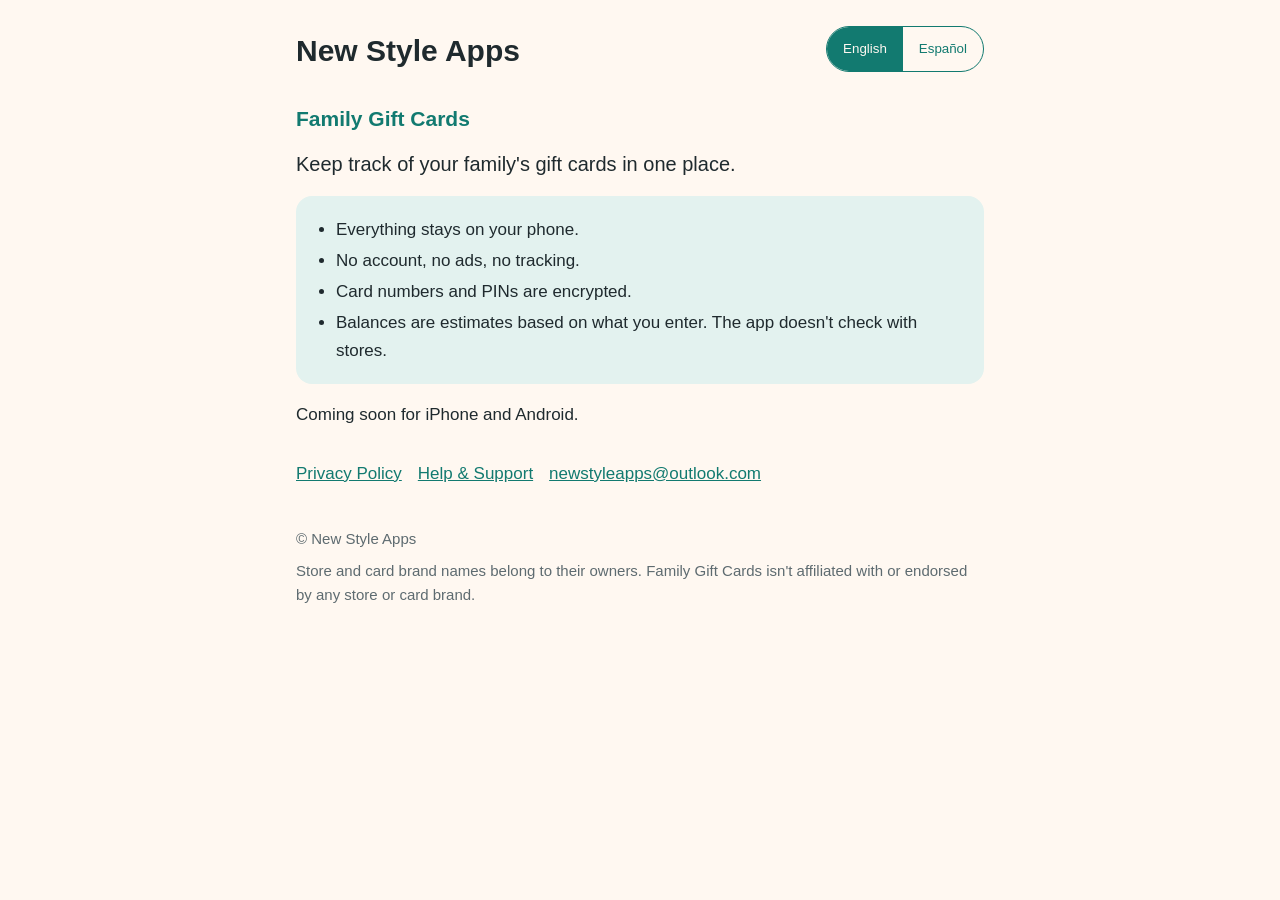
<file: index.html>
<!doctype html>
<html lang="en">
<head>
<meta charset="utf-8">
<meta name="viewport" content="width=device-width, initial-scale=1">
<title>New Style Apps</title>
<meta name="description" content="New Style Apps makes Family Gift Cards, a private way to keep track of your family's gift cards.">
<link rel="stylesheet" href="site.css">
</head>
<body>
<main>
  <header>
    <div>
      <h1>New Style Apps</h1>
    </div>
    <div class="lang" role="group" aria-label="Language / Idioma">
      <button type="button" data-lang="en" aria-pressed="true">English</button>
      <button type="button" data-lang="es" aria-pressed="false">Español</button>
    </div>
  </header>

  <!-- ===================== ENGLISH ===================== -->
  <div class="en">
    <h2>Family Gift Cards</h2>
    <p class="lead">Keep track of your family's gift cards in one place.</p>
    <div class="summary">
      <ul>
        <li>Everything stays on your phone.</li>
        <li>No account, no ads, no tracking.</li>
        <li>Card numbers and PINs are encrypted.</li>
        <li>Balances are estimates based on what you enter. The app doesn't check with stores.</li>
      </ul>
    </div>
    <p>Coming soon for iPhone and Android.</p>
    <nav class="links">
      <a href="privacy/#en">Privacy Policy</a>
      <a href="support/#en">Help &amp; Support</a>
      <a href="mailto:newstyleapps@outlook.com">newstyleapps@outlook.com</a>
    </nav>
  </div>

  <!-- ===================== ESPAÑOL ===================== -->
  <div class="es">
    <h2>Family Gift Cards</h2>
    <p class="lead">Lleva el control de las tarjetas de regalo de tu familia en un solo lugar.</p>
    <div class="summary">
      <ul>
        <li>Todo se queda en tu teléfono.</li>
        <li>Sin cuenta, sin anuncios, sin rastreo.</li>
        <li>Los números de tarjeta y los PIN se cifran.</li>
        <li>Los saldos son estimados según lo que ingresas. La app no consulta con las tiendas.</li>
      </ul>
    </div>
    <p>Próximamente para iPhone y Android.</p>
    <nav class="links">
      <a href="privacy/#es">Política de privacidad</a>
      <a href="support/#es">Ayuda y soporte</a>
      <a href="mailto:newstyleapps@outlook.com">newstyleapps@outlook.com</a>
    </nav>
  </div>

  <footer>
    <p>© New Style Apps</p>
    <p class="en">Store and card brand names belong to their owners. Family Gift Cards isn't affiliated with or endorsed by any store or card brand.</p>
    <p class="es">Los nombres de tiendas y marcas de tarjetas pertenecen a sus dueños. Family Gift Cards no está afiliada ni respaldada por ninguna tienda ni marca de tarjeta.</p>
  </footer>
</main>
<script>
  (function () {
    var buttons = document.querySelectorAll('.lang button');
    function setLang(lang) {
      document.documentElement.lang = lang;
      buttons.forEach(function (b) { b.setAttribute('aria-pressed', String(b.dataset.lang === lang)); });
    }
    buttons.forEach(function (b) {
      b.addEventListener('click', function () {
        setLang(b.dataset.lang);
        history.replaceState(null, '', b.dataset.lang === 'es' ? '#es' : '#en');
      });
    });
    // Spanish via the link (…#es) or the browser's language.
    var wanted = location.hash === '#es' || (location.hash !== '#en' && /^es\b/i.test(navigator.language || '')) ? 'es' : 'en';
    setLang(wanted);
  })();
</script>
</body>
</html>
</file>
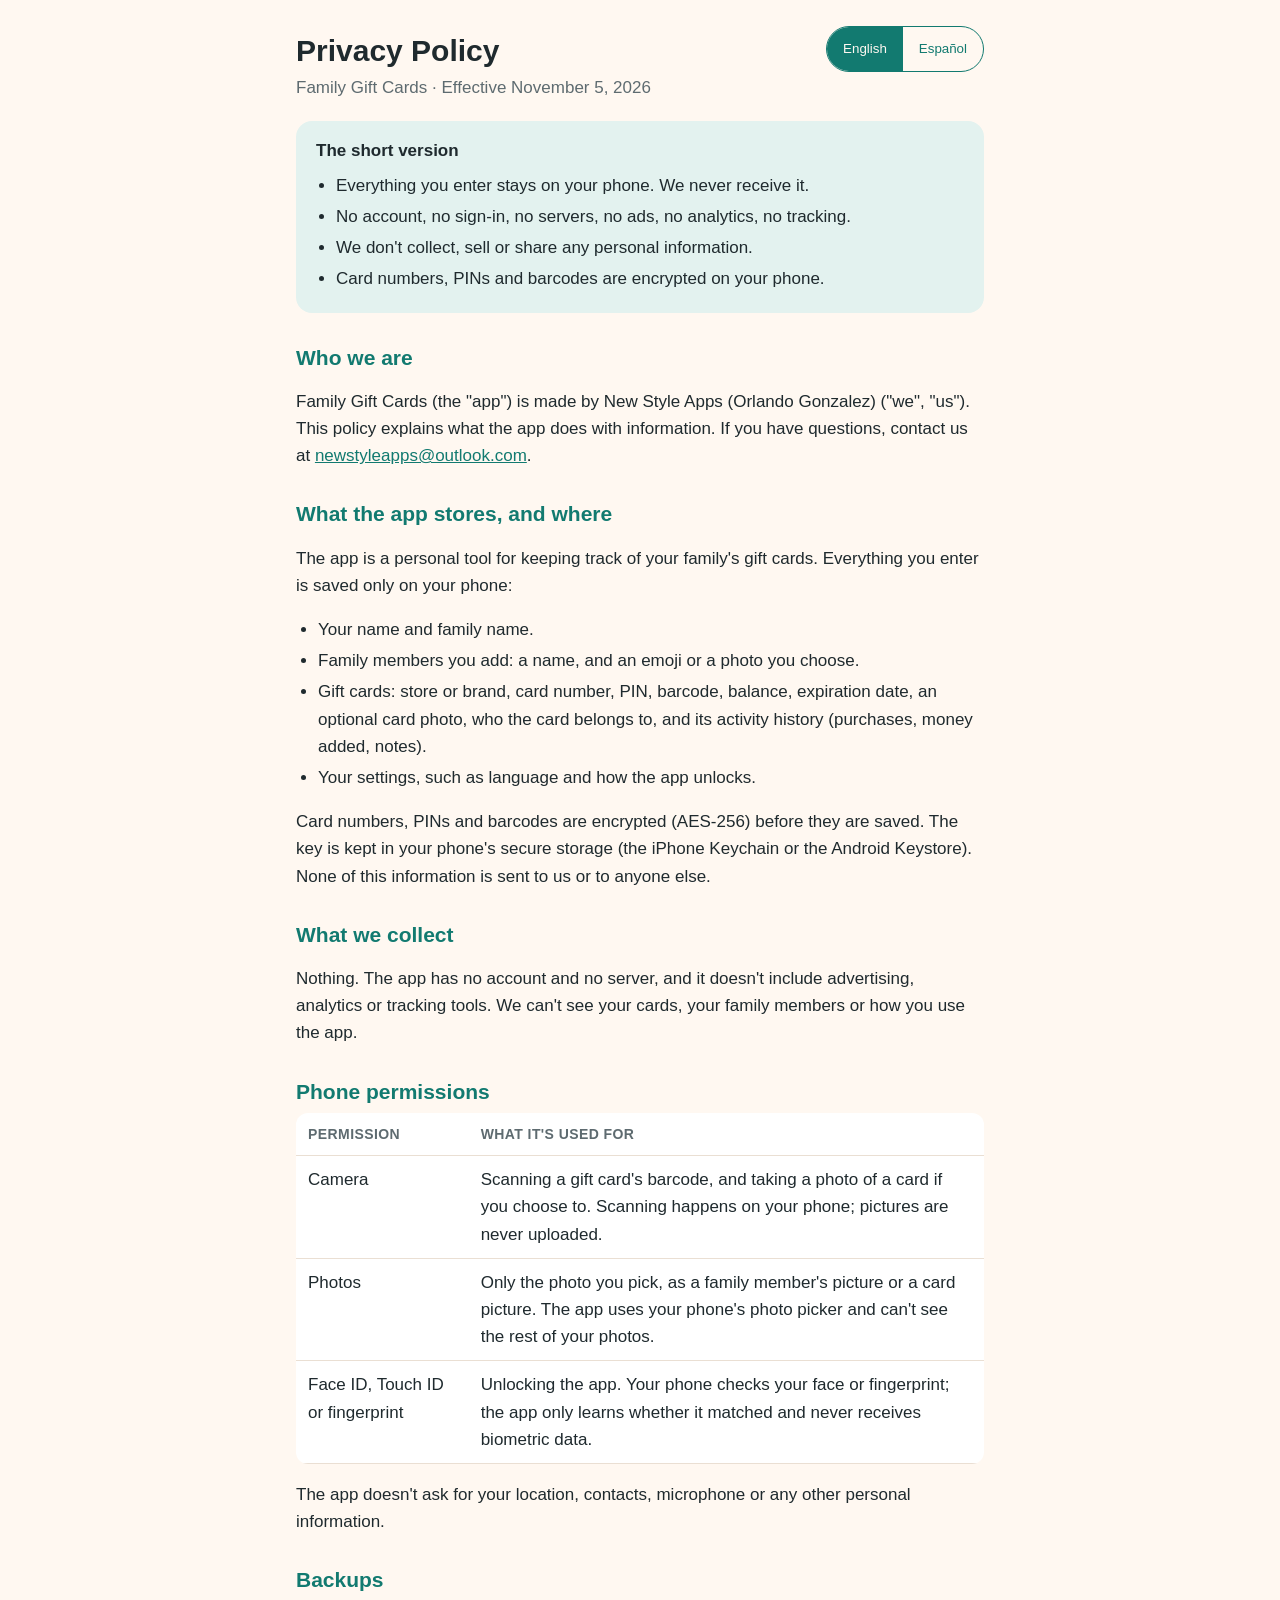
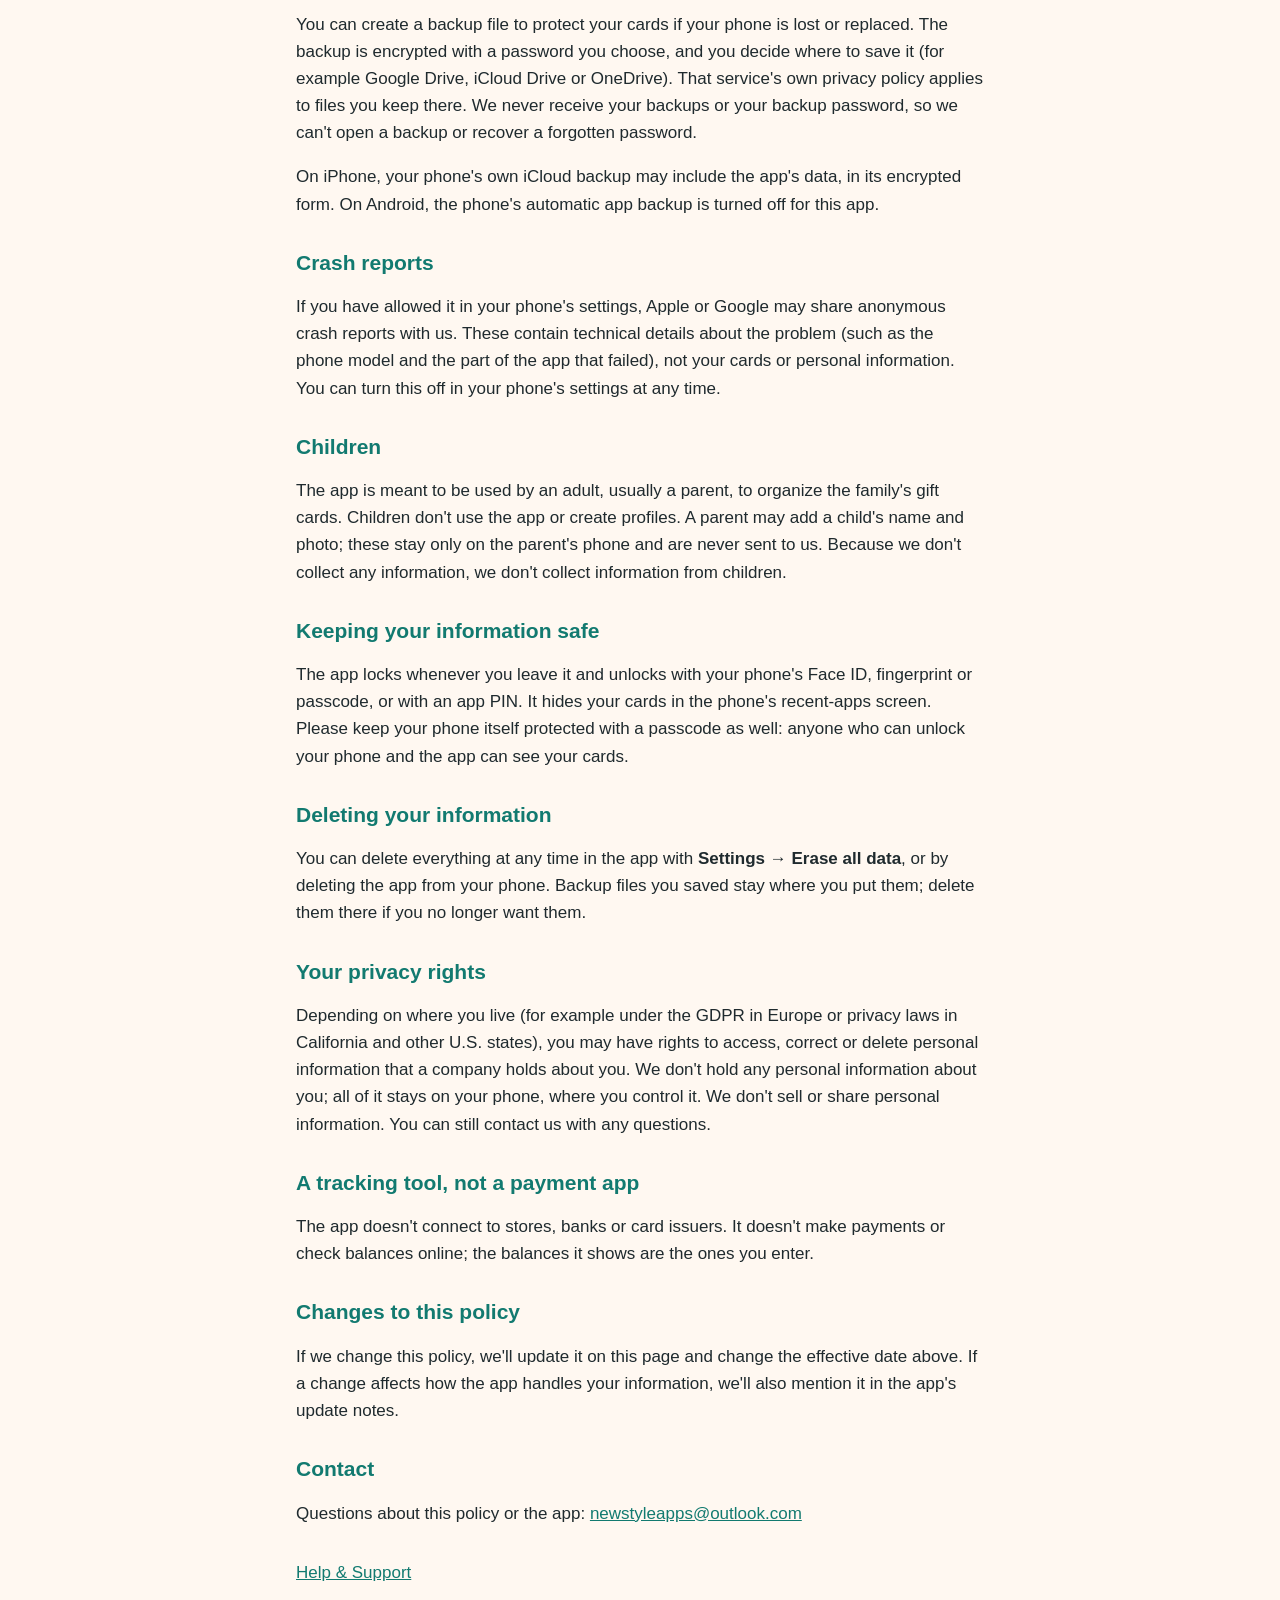
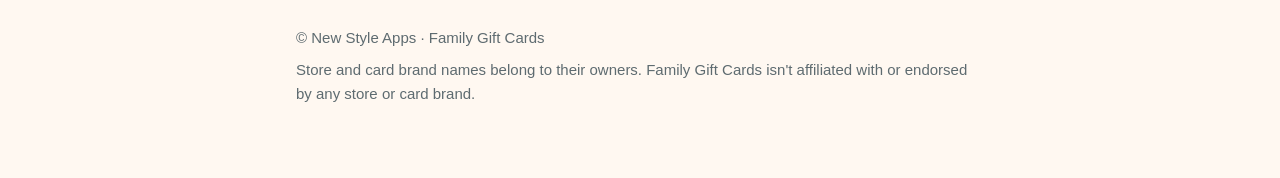
<file: privacy/index.html>
<!doctype html>
<html lang="en">
<head>
<meta charset="utf-8">
<meta name="viewport" content="width=device-width, initial-scale=1">
<title>Family Gift Cards Privacy Policy</title>
<meta name="description" content="Privacy policy for the Family Gift Cards app. Everything stays on your phone.">
<link rel="stylesheet" href="../site.css">
</head>
<body>
<main>
  <header>
    <div>
      <h1><span class="en">Privacy Policy</span><span class="es">Política de privacidad</span></h1>
    </div>
    <div class="lang" role="group" aria-label="Language / Idioma">
      <button type="button" data-lang="en" aria-pressed="true">English</button>
      <button type="button" data-lang="es" aria-pressed="false">Español</button>
    </div>
  </header>

  <!-- ===================== ENGLISH ===================== -->
  <div class="en">
    <p class="updated">Family Gift Cards · Effective November 5, 2026</p>

    <div class="summary">
      <p>The short version</p>
      <ul>
        <li>Everything you enter stays on your phone. We never receive it.</li>
        <li>No account, no sign-in, no servers, no ads, no analytics, no tracking.</li>
        <li>We don't collect, sell or share any personal information.</li>
        <li>Card numbers, PINs and barcodes are encrypted on your phone.</li>
      </ul>
    </div>

    <h2>Who we are</h2>
    <p>Family Gift Cards (the "app") is made by New Style Apps (Orlando Gonzalez) ("we", "us"). This policy explains what the app does with information. If you have questions, contact us at <a href="mailto:newstyleapps@outlook.com">newstyleapps@outlook.com</a>.</p>

    <h2>What the app stores, and where</h2>
    <p>The app is a personal tool for keeping track of your family's gift cards. Everything you enter is saved only on your phone:</p>
    <ul>
      <li>Your name and family name.</li>
      <li>Family members you add: a name, and an emoji or a photo you choose.</li>
      <li>Gift cards: store or brand, card number, PIN, barcode, balance, expiration date, an optional card photo, who the card belongs to, and its activity history (purchases, money added, notes).</li>
      <li>Your settings, such as language and how the app unlocks.</li>
    </ul>
    <p>Card numbers, PINs and barcodes are encrypted (AES-256) before they are saved. The key is kept in your phone's secure storage (the iPhone Keychain or the Android Keystore). None of this information is sent to us or to anyone else.</p>

    <h2>What we collect</h2>
    <p>Nothing. The app has no account and no server, and it doesn't include advertising, analytics or tracking tools. We can't see your cards, your family members or how you use the app.</p>

    <h2>Phone permissions</h2>
    <table>
      <thead><tr><th>Permission</th><th>What it's used for</th></tr></thead>
      <tbody>
        <tr><td>Camera</td><td>Scanning a gift card's barcode, and taking a photo of a card if you choose to. Scanning happens on your phone; pictures are never uploaded.</td></tr>
        <tr><td>Photos</td><td>Only the photo you pick, as a family member's picture or a card picture. The app uses your phone's photo picker and can't see the rest of your photos.</td></tr>
        <tr><td>Face ID, Touch ID or fingerprint</td><td>Unlocking the app. Your phone checks your face or fingerprint; the app only learns whether it matched and never receives biometric data.</td></tr>
      </tbody>
    </table>
    <p>The app doesn't ask for your location, contacts, microphone or any other personal information.</p>

    <h2>Backups</h2>
    <p>You can create a backup file to protect your cards if your phone is lost or replaced. The backup is encrypted with a password you choose, and you decide where to save it (for example Google Drive, iCloud Drive or OneDrive). That service's own privacy policy applies to files you keep there. We never receive your backups or your backup password, so we can't open a backup or recover a forgotten password.</p>
    <p>On iPhone, your phone's own iCloud backup may include the app's data, in its encrypted form. On Android, the phone's automatic app backup is turned off for this app.</p>

    <h2>Crash reports</h2>
    <p>If you have allowed it in your phone's settings, Apple or Google may share anonymous crash reports with us. These contain technical details about the problem (such as the phone model and the part of the app that failed), not your cards or personal information. You can turn this off in your phone's settings at any time.</p>

    <h2>Children</h2>
    <p>The app is meant to be used by an adult, usually a parent, to organize the family's gift cards. Children don't use the app or create profiles. A parent may add a child's name and photo; these stay only on the parent's phone and are never sent to us. Because we don't collect any information, we don't collect information from children.</p>

    <h2>Keeping your information safe</h2>
    <p>The app locks whenever you leave it and unlocks with your phone's Face ID, fingerprint or passcode, or with an app PIN. It hides your cards in the phone's recent-apps screen. Please keep your phone itself protected with a passcode as well: anyone who can unlock your phone and the app can see your cards.</p>

    <h2>Deleting your information</h2>
    <p>You can delete everything at any time in the app with <strong>Settings → Erase all data</strong>, or by deleting the app from your phone. Backup files you saved stay where you put them; delete them there if you no longer want them.</p>

    <h2>Your privacy rights</h2>
    <p>Depending on where you live (for example under the GDPR in Europe or privacy laws in California and other U.S. states), you may have rights to access, correct or delete personal information that a company holds about you. We don't hold any personal information about you; all of it stays on your phone, where you control it. We don't sell or share personal information. You can still contact us with any questions.</p>

    <h2>A tracking tool, not a payment app</h2>
    <p>The app doesn't connect to stores, banks or card issuers. It doesn't make payments or check balances online; the balances it shows are the ones you enter.</p>

    <h2>Changes to this policy</h2>
    <p>If we change this policy, we'll update it on this page and change the effective date above. If a change affects how the app handles your information, we'll also mention it in the app's update notes.</p>

    <h2>Contact</h2>
    <p>Questions about this policy or the app: <a href="mailto:newstyleapps@outlook.com">newstyleapps@outlook.com</a></p>
  </div>

  <!-- ===================== ESPAÑOL ===================== -->
  <div class="es">
    <p class="updated">Family Gift Cards · Vigente desde el 5 de noviembre de 2026</p>

    <div class="summary">
      <p>En pocas palabras</p>
      <ul>
        <li>Todo lo que ingresas se queda en tu teléfono. Nunca lo recibimos.</li>
        <li>Sin cuenta, sin inicio de sesión, sin servidores, sin anuncios, sin estadísticas, sin rastreo.</li>
        <li>No recopilamos, vendemos ni compartimos información personal.</li>
        <li>Los números de tarjeta, PIN y códigos de barras se cifran en tu teléfono.</li>
      </ul>
    </div>

    <h2>Quiénes somos</h2>
    <p>Family Gift Cards (la "app") es creada por New Style Apps (Orlando Gonzalez) ("nosotros"). Esta política explica qué hace la app con la información. Si tienes preguntas, escríbenos a <a href="mailto:newstyleapps@outlook.com">newstyleapps@outlook.com</a>.</p>

    <h2>Qué guarda la app y dónde</h2>
    <p>La app es una herramienta personal para llevar el control de las tarjetas de regalo de tu familia. Todo lo que ingresas se guarda solo en tu teléfono:</p>
    <ul>
      <li>Tu nombre y el apellido de tu familia.</li>
      <li>Los familiares que agregas: un nombre y un emoji o una foto que eliges.</li>
      <li>Tarjetas de regalo: tienda o marca, número de tarjeta, PIN, código de barras, saldo, fecha de vencimiento, una foto opcional de la tarjeta, a quién pertenece y su historial de actividad (compras, dinero agregado, notas).</li>
      <li>Tus ajustes, como el idioma y la forma de desbloquear la app.</li>
    </ul>
    <p>Los números de tarjeta, PIN y códigos de barras se cifran (AES-256) antes de guardarse. La clave se guarda en el almacenamiento seguro de tu teléfono (el Llavero del iPhone o el Android Keystore). Nada de esta información se nos envía a nosotros ni a nadie más.</p>

    <h2>Qué recopilamos</h2>
    <p>Nada. La app no tiene cuenta ni servidor, y no incluye herramientas de publicidad, estadísticas ni rastreo. No podemos ver tus tarjetas, tus familiares ni cómo usas la app.</p>

    <h2>Permisos del teléfono</h2>
    <table>
      <thead><tr><th>Permiso</th><th>Para qué se usa</th></tr></thead>
      <tbody>
        <tr><td>Cámara</td><td>Escanear el código de barras de una tarjeta de regalo y tomar una foto de una tarjeta si así lo decides. El escaneo se hace en tu teléfono; las fotos nunca se suben a internet.</td></tr>
        <tr><td>Fotos</td><td>Solo la foto que eliges, como imagen de un familiar o de una tarjeta. La app usa el selector de fotos de tu teléfono y no puede ver el resto de tus fotos.</td></tr>
        <tr><td>Face ID, Touch ID o huella digital</td><td>Desbloquear la app. Tu teléfono verifica tu rostro o tu huella; la app solo sabe si coincidió y nunca recibe datos biométricos.</td></tr>
      </tbody>
    </table>
    <p>La app no pide tu ubicación, tus contactos, el micrófono ni ninguna otra información personal.</p>

    <h2>Copias de seguridad</h2>
    <p>Puedes crear un archivo de copia de seguridad para proteger tus tarjetas si pierdes o cambias de teléfono. La copia se cifra con una contraseña que tú eliges, y tú decides dónde guardarla (por ejemplo Google Drive, iCloud Drive u OneDrive). A los archivos que guardes allí se les aplica la política de privacidad de ese servicio. Nunca recibimos tus copias ni tu contraseña, así que no podemos abrir una copia ni recuperar una contraseña olvidada.</p>
    <p>En iPhone, la copia de seguridad de iCloud de tu teléfono puede incluir los datos de la app, en su forma cifrada. En Android, la copia automática de apps del teléfono está desactivada para esta app.</p>

    <h2>Informes de fallos</h2>
    <p>Si lo has permitido en los ajustes de tu teléfono, Apple o Google pueden compartir con nosotros informes anónimos de fallos. Contienen detalles técnicos del problema (como el modelo del teléfono y la parte de la app que falló), no tus tarjetas ni tu información personal. Puedes desactivarlo en los ajustes de tu teléfono en cualquier momento.</p>

    <h2>Niños</h2>
    <p>La app está pensada para que la use un adulto, normalmente un padre o una madre, para organizar las tarjetas de regalo de la familia. Los niños no usan la app ni crean perfiles. Un padre o una madre puede agregar el nombre y la foto de un hijo; estos se quedan solo en su teléfono y nunca se nos envían. Como no recopilamos ninguna información, tampoco recopilamos información de niños.</p>

    <h2>Cómo protegemos tu información</h2>
    <p>La app se bloquea cada vez que sales de ella y se desbloquea con Face ID, la huella digital o el código de tu teléfono, o con un PIN de la app. Oculta tus tarjetas en la pantalla de apps recientes. Protege también tu teléfono con un código: cualquier persona que pueda desbloquear tu teléfono y la app puede ver tus tarjetas.</p>

    <h2>Cómo borrar tu información</h2>
    <p>Puedes borrar todo en cualquier momento desde la app con <strong>Ajustes → Borrar todos los datos</strong>, o eliminando la app de tu teléfono. Los archivos de copia de seguridad que guardaste se quedan donde los pusiste; bórralos allí si ya no los quieres.</p>

    <h2>Tus derechos de privacidad</h2>
    <p>Según dónde vivas (por ejemplo, con el RGPD en Europa o las leyes de privacidad de California y otros estados de EE. UU.), puedes tener derecho a acceder, corregir o borrar la información personal que una empresa tenga sobre ti. Nosotros no tenemos ninguna información personal tuya; toda se queda en tu teléfono, donde tú la controlas. No vendemos ni compartimos información personal. Aun así, puedes escribirnos con cualquier pregunta.</p>

    <h2>Una herramienta de control, no una app de pagos</h2>
    <p>La app no se conecta con tiendas, bancos ni emisores de tarjetas. No hace pagos ni consulta saldos por internet; los saldos que muestra son los que tú ingresas.</p>

    <h2>Cambios a esta política</h2>
    <p>Si cambiamos esta política, la actualizaremos en esta página y cambiaremos la fecha de vigencia de arriba. Si un cambio afecta cómo la app maneja tu información, también lo mencionaremos en las notas de actualización de la app.</p>

    <h2>Contacto</h2>
    <p>Preguntas sobre esta política o la app: <a href="mailto:newstyleapps@outlook.com">newstyleapps@outlook.com</a></p>
  </div>

  <nav class="links"><a href="../support/" class="en">Help &amp; Support</a><a href="../support/#es" class="es">Ayuda y soporte</a></nav>
  <footer>
    <p>© New Style Apps · Family Gift Cards</p>
    <p class="en">Store and card brand names belong to their owners. Family Gift Cards isn't affiliated with or endorsed by any store or card brand.</p>
    <p class="es">Los nombres de tiendas y marcas de tarjetas pertenecen a sus dueños. Family Gift Cards no está afiliada ni respaldada por ninguna tienda ni marca de tarjeta.</p>
  </footer>
</main>
<script>
  (function () {
    var buttons = document.querySelectorAll('.lang button');
    function setLang(lang) {
      document.documentElement.lang = lang;
      document.title = lang === 'es' ? 'Family Gift Cards: Política de privacidad' : 'Family Gift Cards Privacy Policy';
      buttons.forEach(function (b) { b.setAttribute('aria-pressed', String(b.dataset.lang === lang)); });
    }
    buttons.forEach(function (b) {
      b.addEventListener('click', function () {
        setLang(b.dataset.lang);
        history.replaceState(null, '', b.dataset.lang === 'es' ? '#es' : '#en');
      });
    });
    // Spanish via the link (…#es) or the browser's language.
    var wanted = location.hash === '#es' || (location.hash !== '#en' && /^es\b/i.test(navigator.language || '')) ? 'es' : 'en';
    setLang(wanted);
  })();
</script>
</body>
</html>
</file>
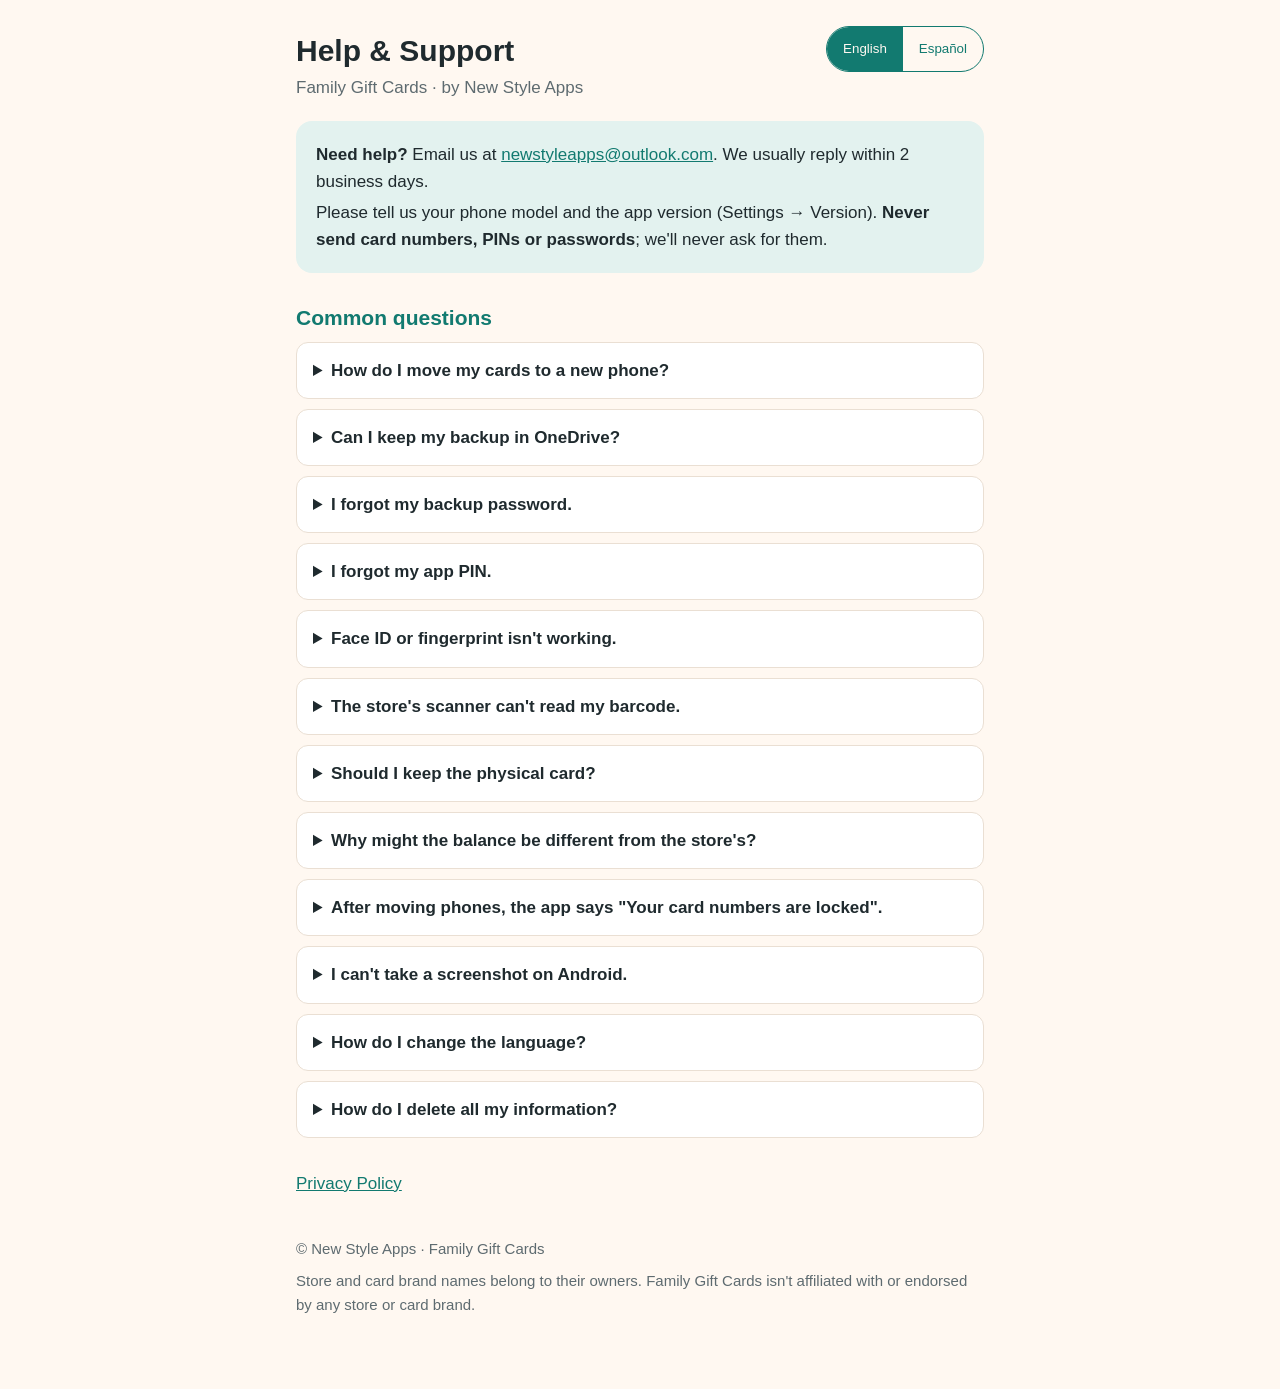
<file: support/index.html>
<!doctype html>
<html lang="en">
<head>
<meta charset="utf-8">
<meta name="viewport" content="width=device-width, initial-scale=1">
<title>Family Gift Cards Support</title>
<meta name="description" content="Help and contact for the Family Gift Cards app.">
<link rel="stylesheet" href="../site.css">
</head>
<body>
<main>
  <header>
    <div>
      <h1><span class="en">Help &amp; Support</span><span class="es">Ayuda y soporte</span></h1>
    </div>
    <div class="lang" role="group" aria-label="Language / Idioma">
      <button type="button" data-lang="en" aria-pressed="true">English</button>
      <button type="button" data-lang="es" aria-pressed="false">Español</button>
    </div>
  </header>

  <!-- ===================== ENGLISH ===================== -->
  <div class="en">
    <p class="updated">Family Gift Cards · by New Style Apps</p>

    <div class="contact">
      <p><strong>Need help?</strong> Email us at <a href="mailto:newstyleapps@outlook.com">newstyleapps@outlook.com</a>. We usually reply within 2 business days.</p>
      <p>Please tell us your phone model and the app version (Settings → Version). <strong>Never send card numbers, PINs or passwords</strong>; we'll never ask for them.</p>
    </div>

    <h2>Common questions</h2>

    <details>
      <summary>How do I move my cards to a new phone?</summary>
      <div>
        <ol>
          <li>On your old phone, go to <strong>Settings → Back up now</strong>, choose a backup password, and save the file to iCloud Drive or Google Drive.</li>
          <li>On the new phone, install Family Gift Cards and tap <strong>Moving from another phone? Restore a backup</strong> on the welcome screen.</li>
          <li>Choose the backup file, enter its password, and set up the lock.</li>
        </ol>
        <p>This works between any phones: iPhone to iPhone, Android to Android, and iPhone to Android or back.</p>
      </div>
    </details>

    <details>
      <summary>Can I keep my backup in OneDrive?</summary>
      <div>
        <p>Yes, but iCloud Drive on iPhone and Google Drive on Android are more reliable. OneDrive isn't available under <strong>Save to a folder</strong>, so use the share menu instead:</p>
        <ul>
          <li><strong>iPhone:</strong> on the Back Up screen, tap <strong>Share instead</strong>, then choose OneDrive (it may be under <strong>More</strong>).</li>
          <li><strong>Android:</strong> tap <strong>Save to Google Drive</strong>, then choose OneDrive in the menu. OneDrive sometimes blocks the save on Android.</li>
        </ul>
        <p>Either way, check that the file is in OneDrive before you tap <strong>Yes, I can see the file</strong>.</p>
        <p>If OneDrive's passcode lock is on, it won't open when you restore on iPhone. Open the file in the OneDrive app, save it to Files, and restore from there.</p>
      </div>
    </details>

    <details>
      <summary>I forgot my backup password.</summary>
      <div>
        <p>For your security, backup passwords can't be recovered, by us or anyone else. If you still have the phone with your cards, simply make a new backup with a new password and keep that password somewhere safe.</p>
      </div>
    </details>

    <details>
      <summary>I forgot my app PIN.</summary>
      <div>
        <p>For your security, the app PIN can't be reset or recovered, by us or anyone else. After several wrong tries the app makes you wait before trying again, so keep trying patiently if you think you remember it.</p>
        <p>If it's truly forgotten, tap <strong>Forgot your PIN?</strong> on the lock screen, then <strong>Erase and restore</strong>. After you type <strong>ERASE</strong> to confirm, the app erases its data on this phone and opens <strong>Restore a backup</strong>. Choose your latest backup file and enter its password. Anything added after that backup will need to be entered again.</p>
        <p>No backup? You can still start over, but your cards can't be brought back.</p>
      </div>
    </details>

    <details>
      <summary>Face ID or fingerprint isn't working.</summary>
      <div>
        <p>If Face ID or your fingerprint doesn't work, your phone offers its passcode instead. If you turned off your phone's screen lock, the app asks you to create an app PIN so your cards stay protected.</p>
      </div>
    </details>

    <details>
      <summary>The store's scanner can't read my barcode.</summary>
      <div>
        <ul>
          <li>Open the card and tap it to show the barcode. The app turns your screen brightness all the way up.</li>
          <li>Hold the phone steady, a few inches from the scanner, and make sure nothing covers the screen.</li>
          <li>If it still doesn't scan, the cashier can type the card number shown under the barcode. If they also need the PIN, tap the hidden PIN below the number to show it.</li>
        </ul>
      </div>
    </details>

    <details>
      <summary>Should I keep the physical card?</summary>
      <div>
        <p>Yes, keep it somewhere safe at home until it's used up. You don't need to carry it, but a store may ask to see it, and you may need it if a card has to be replaced.</p>
      </div>
    </details>

    <details>
      <summary>Why might the balance be different from the store's?</summary>
      <div>
        <p>The balance is an estimate based on what you enter. The app doesn't connect to stores or card issuers, so it can't see purchases you haven't logged, fees, or changes the store makes. After you use a card, open it and add the purchase or tap <strong>Update balance</strong>. The receipt or the store's website shows the exact balance.</p>
      </div>
    </details>

    <details>
      <summary>After moving phones, the app says "Your card numbers are locked".</summary>
      <div>
        <p>This can happen when the app moves to a new phone without its security key (for example with some phone-to-phone transfers). Your balances, family members, activity and photos are safe. Choose one:</p>
        <ul>
          <li><strong>Restore from a backup file</strong> (best): brings back everything, including card numbers.</li>
          <li><strong>Keep my cards without their numbers</strong>: keeps everything else; you can type each number again from the physical card later.</li>
        </ul>
      </div>
    </details>

    <details>
      <summary>I can't take a screenshot on Android.</summary>
      <div>
        <p>On Android, the <strong>Privacy cover</strong> hides your cards in the recent-apps screen, and it also blocks screenshots. To take a screenshot (of a barcode, for example), turn it off in <strong>Settings → Security → Privacy cover</strong>.</p>
      </div>
    </details>

    <details>
      <summary>How do I change the language?</summary>
      <div>
        <p>Go to <strong>Settings → Language</strong> and choose English, Español, or your phone's language.</p>
      </div>
    </details>

    <details>
      <summary>How do I delete all my information?</summary>
      <div>
        <p>Go to <strong>Settings → Erase all data</strong>, or delete the app from your phone. Backup files you saved stay where you put them; delete them there too if you no longer want them.</p>
      </div>
    </details>

    <nav class="links">
      <a href="../privacy/#en">Privacy Policy</a>
    </nav>
  </div>

  <!-- ===================== ESPAÑOL ===================== -->
  <div class="es">
    <p class="updated">Family Gift Cards · de New Style Apps</p>

    <div class="contact">
      <p><strong>¿Necesitas ayuda?</strong> Escríbenos a <a href="mailto:newstyleapps@outlook.com">newstyleapps@outlook.com</a>. Normalmente respondemos en 2 días hábiles.</p>
      <p>Cuéntanos el modelo de tu teléfono y la versión de la app (Ajustes → Versión). <strong>Nunca envíes números de tarjeta, PIN ni contraseñas</strong>; nunca te los pediremos.</p>
    </div>

    <h2>Preguntas frecuentes</h2>

    <details>
      <summary>¿Cómo paso mis tarjetas a un teléfono nuevo?</summary>
      <div>
        <ol>
          <li>En tu teléfono anterior, ve a <strong>Ajustes → Hacer copia ahora</strong>, elige una contraseña para la copia y guarda el archivo en iCloud Drive o Google Drive.</li>
          <li>En el teléfono nuevo, instala Family Gift Cards y toca <strong>¿Vienes de otro teléfono? Restaura una copia de seguridad</strong> en la pantalla de bienvenida.</li>
          <li>Elige el archivo de la copia, escribe su contraseña y configura el bloqueo.</li>
        </ol>
        <p>Funciona entre cualquier teléfono: de iPhone a iPhone, de Android a Android, y de iPhone a Android o al revés.</p>
      </div>
    </details>

    <details>
      <summary>¿Puedo guardar mi copia en OneDrive?</summary>
      <div>
        <p>Sí, pero iCloud Drive en iPhone y Google Drive en Android son más confiables. OneDrive no está disponible en <strong>Guardar en una carpeta</strong>, así que usa el menú de compartir:</p>
        <ul>
          <li><strong>iPhone:</strong> en la pantalla de copia de seguridad, toca <strong>Compartir</strong> y elige OneDrive (puede estar en <strong>Más</strong>).</li>
          <li><strong>Android:</strong> toca <strong>Guardar en Google Drive</strong> y elige OneDrive en el menú. A veces OneDrive bloquea el guardado en Android.</li>
        </ul>
        <p>En ambos casos, comprueba que el archivo esté en OneDrive antes de tocar <strong>Sí, veo el archivo</strong>.</p>
        <p>Si OneDrive tiene activado el bloqueo con código, no se abrirá al restaurar en iPhone. Abre el archivo en la app de OneDrive, guárdalo en Archivos y restaura desde allí.</p>
      </div>
    </details>

    <details>
      <summary>Olvidé la contraseña de mi copia de seguridad.</summary>
      <div>
        <p>Por tu seguridad, las contraseñas de las copias no se pueden recuperar, ni por nosotros ni por nadie. Si todavía tienes el teléfono con tus tarjetas, simplemente haz una copia nueva con una contraseña nueva y guárdala en un lugar seguro.</p>
      </div>
    </details>

    <details>
      <summary>Olvidé el PIN de la app.</summary>
      <div>
        <p>Por tu seguridad, el PIN de la app no se puede restablecer ni recuperar, ni por nosotros ni por nadie. Después de varios intentos fallidos, la app te hace esperar antes de volver a intentarlo, así que ten paciencia si crees que lo recuerdas.</p>
        <p>Si de verdad lo olvidaste, toca <strong>¿Olvidaste tu PIN?</strong> en la pantalla de bloqueo y luego <strong>Borrar y restaurar</strong>. Después de escribir <strong>BORRAR</strong> para confirmar, la app borra sus datos en este teléfono y abre <strong>Restaurar una copia de seguridad</strong>. Elige tu copia más reciente y escribe su contraseña. Lo que hayas agregado después de esa copia tendrás que ingresarlo de nuevo.</p>
        <p>¿No tienes copia? Puedes empezar de nuevo, pero tus tarjetas no se podrán recuperar.</p>
      </div>
    </details>

    <details>
      <summary>Face ID o la huella digital no funcionan.</summary>
      <div>
        <p>Si Face ID o tu huella no funcionan, tu teléfono te ofrece usar su código. Si desactivaste el bloqueo de pantalla del teléfono, la app te pide crear un PIN de la app para que tus tarjetas sigan protegidas.</p>
      </div>
    </details>

    <details>
      <summary>El lector de la tienda no lee mi código de barras.</summary>
      <div>
        <ul>
          <li>Abre la tarjeta y tócala para ver el código de barras. La app sube el brillo de la pantalla al máximo.</li>
          <li>Mantén el teléfono quieto, a unos centímetros del lector, y asegúrate de que nada tape la pantalla.</li>
          <li>Si aun así no lo lee, el cajero puede escribir el número de la tarjeta que aparece debajo del código. Si también necesita el PIN, toca el PIN oculto debajo del número para verlo.</li>
        </ul>
      </div>
    </details>

    <details>
      <summary>¿Debo guardar la tarjeta física?</summary>
      <div>
        <p>Sí, guárdala en un lugar seguro en casa hasta que se use por completo. No necesitas llevarla contigo, pero una tienda podría pedir verla, y podrías necesitarla si hay que reemplazar una tarjeta.</p>
      </div>
    </details>

    <details>
      <summary>¿Por qué el saldo puede ser distinto al de la tienda?</summary>
      <div>
        <p>El saldo es un estimado según lo que ingresas. La app no se conecta con tiendas ni emisores de tarjetas, así que no puede ver compras que no hayas anotado, cargos ni cambios que haga la tienda. Después de usar una tarjeta, ábrela y agrega la compra o toca <strong>Actualizar saldo</strong>. El recibo o el sitio web de la tienda muestran el saldo exacto.</p>
      </div>
    </details>

    <details>
      <summary>Después de cambiar de teléfono, la app dice que los números de mis tarjetas están bloqueados.</summary>
      <div>
        <p>Esto puede pasar cuando la app llega a un teléfono nuevo sin su clave de seguridad (por ejemplo, con algunas transferencias de teléfono a teléfono). Tus saldos, familiares, actividad y fotos están a salvo. Elige una opción:</p>
        <ul>
          <li><strong>Restaurar desde una copia de seguridad</strong> (la mejor): recupera todo, incluidos los números de tarjeta.</li>
          <li><strong>Conservar mis tarjetas sin sus números</strong>: conserva todo lo demás; puedes volver a escribir cada número desde la tarjeta física más tarde.</li>
        </ul>
      </div>
    </details>

    <details>
      <summary>No puedo hacer capturas de pantalla en Android.</summary>
      <div>
        <p>En Android, la <strong>Cubierta de privacidad</strong> oculta tus tarjetas en la pantalla de apps recientes y también bloquea las capturas de pantalla. Para hacer una captura (de un código de barras, por ejemplo), desactívala en <strong>Ajustes → Seguridad → Cubierta de privacidad</strong>.</p>
      </div>
    </details>

    <details>
      <summary>¿Cómo cambio el idioma?</summary>
      <div>
        <p>Ve a <strong>Ajustes → Idioma</strong> y elige English, Español o el idioma de tu teléfono.</p>
      </div>
    </details>

    <details>
      <summary>¿Cómo borro toda mi información?</summary>
      <div>
        <p>Ve a <strong>Ajustes → Borrar todos los datos</strong>, o elimina la app de tu teléfono. Los archivos de copia de seguridad que guardaste se quedan donde los pusiste; bórralos allí también si ya no los quieres.</p>
      </div>
    </details>

    <nav class="links">
      <a href="../privacy/#es">Política de privacidad</a>
    </nav>
  </div>

  <footer>
    <p>© New Style Apps · Family Gift Cards</p>
    <p class="en">Store and card brand names belong to their owners. Family Gift Cards isn't affiliated with or endorsed by any store or card brand.</p>
    <p class="es">Los nombres de tiendas y marcas de tarjetas pertenecen a sus dueños. Family Gift Cards no está afiliada ni respaldada por ninguna tienda ni marca de tarjeta.</p>
  </footer>
</main>
<script>
  (function () {
    var buttons = document.querySelectorAll('.lang button');
    function setLang(lang) {
      document.documentElement.lang = lang;
      document.title = lang === 'es' ? 'Family Gift Cards: Ayuda y soporte' : 'Family Gift Cards Support';
      buttons.forEach(function (b) { b.setAttribute('aria-pressed', String(b.dataset.lang === lang)); });
    }
    buttons.forEach(function (b) {
      b.addEventListener('click', function () {
        setLang(b.dataset.lang);
        history.replaceState(null, '', b.dataset.lang === 'es' ? '#es' : '#en');
      });
    });
    // Spanish via the link (…#es) or the browser's language.
    var wanted = location.hash === '#es' || (location.hash !== '#en' && /^es\b/i.test(navigator.language || '')) ? 'es' : 'en';
    setLang(wanted);
  })();
</script>
</body>
</html>
</file>
<file: site.css>
/* Shared look for the Family Gift Cards web pages (home, privacy policy, support). */
:root {
  --bg: #FFF8F1;
  --surface: #FFFFFF;
  --text: #1F2A2E;
  --muted: #5E6B70;
  --primary: #127A70;
  --primary-soft: #E3F2EF;
  --border: #EADFD3;
}
@media (prefers-color-scheme: dark) {
  :root:not([data-theme="light"]) {
    --bg: #15201F;
    --surface: #1D2A29;
    --text: #ECF2F1;
    --muted: #A9B8B6;
    --primary: #5CC2B5;
    --primary-soft: #21403C;
    --border: #2E3F3D;
  }
}
:root[data-theme="dark"] {
  --bg: #15201F;
  --surface: #1D2A29;
  --text: #ECF2F1;
  --muted: #A9B8B6;
  --primary: #5CC2B5;
  --primary-soft: #21403C;
  --border: #2E3F3D;
}
* { box-sizing: border-box; }
body {
  margin: 0;
  background: var(--bg);
  color: var(--text);
  font: 17px/1.6 -apple-system, BlinkMacSystemFont, "Segoe UI", Roboto, sans-serif;
}
main { max-width: 720px; margin: 0 auto; padding: 24px 16px 64px; }
header { display: flex; align-items: center; justify-content: space-between; gap: 12px; flex-wrap: wrap; }
h1, h2 { font-weight: 800; line-height: 1.25; }
h1 { font-size: 30px; margin: 8px 0 4px; }
h2 { font-size: 21px; margin: 32px 0 8px; color: var(--primary); }
.updated { color: var(--muted); margin: 0 0 20px; }
.lang { display: flex; border: 1.5px solid var(--primary); border-radius: 999px; overflow: hidden; }
.lang button {
  font: 600 15px/1 inherit; font-family: inherit;
  padding: 10px 16px; min-height: 44px; border: 0; cursor: pointer;
  background: transparent; color: var(--primary);
}
.lang button[aria-pressed="true"] { background: var(--primary); color: var(--bg); }
.summary {
  background: var(--primary-soft); border-radius: 16px; padding: 16px 20px; margin: 16px 0 8px;
}
.summary p { margin: 0 0 8px; font-weight: 600; }
.summary ul { margin: 0; padding-left: 20px; }
ul { padding-left: 22px; }
li { margin: 4px 0; }
table { width: 100%; border-collapse: collapse; background: var(--surface); border-radius: 12px; overflow: hidden; }
th, td { text-align: left; vertical-align: top; padding: 10px 12px; border-bottom: 1px solid var(--border); }
th { font-size: 14px; color: var(--muted); text-transform: uppercase; letter-spacing: .03em; }
a { color: var(--primary); }
footer { margin-top: 40px; color: var(--muted); font-size: 15px; }
footer p { margin: 0 0 8px; }
[lang="es"] .en, [lang="en"] .es { display: none; }
@media (max-width: 480px) {
  table, thead, tbody, tr, th, td { display: block; }
  thead { display: none; }
  td:first-child { font-weight: 700; border-bottom: 0; padding-bottom: 0; }
}

/* Support page: questions that open with a tap */
details { background: var(--surface); border: 1px solid var(--border); border-radius: 12px; margin: 10px 0; }
summary { cursor: pointer; padding: 14px 16px; font-weight: 700; min-height: 44px; }
details[open] summary { border-bottom: 1px solid var(--border); }
details > div { padding: 4px 16px 12px; }
.contact { background: var(--primary-soft); border-radius: 16px; padding: 16px 20px; margin: 16px 0 8px; }
.contact p { margin: 4px 0; }
nav.links { margin-top: 32px; display: flex; gap: 16px; flex-wrap: wrap; }

/* Home page */
.lead { font-size: 20px; margin: 16px 0 8px; }
</file>
